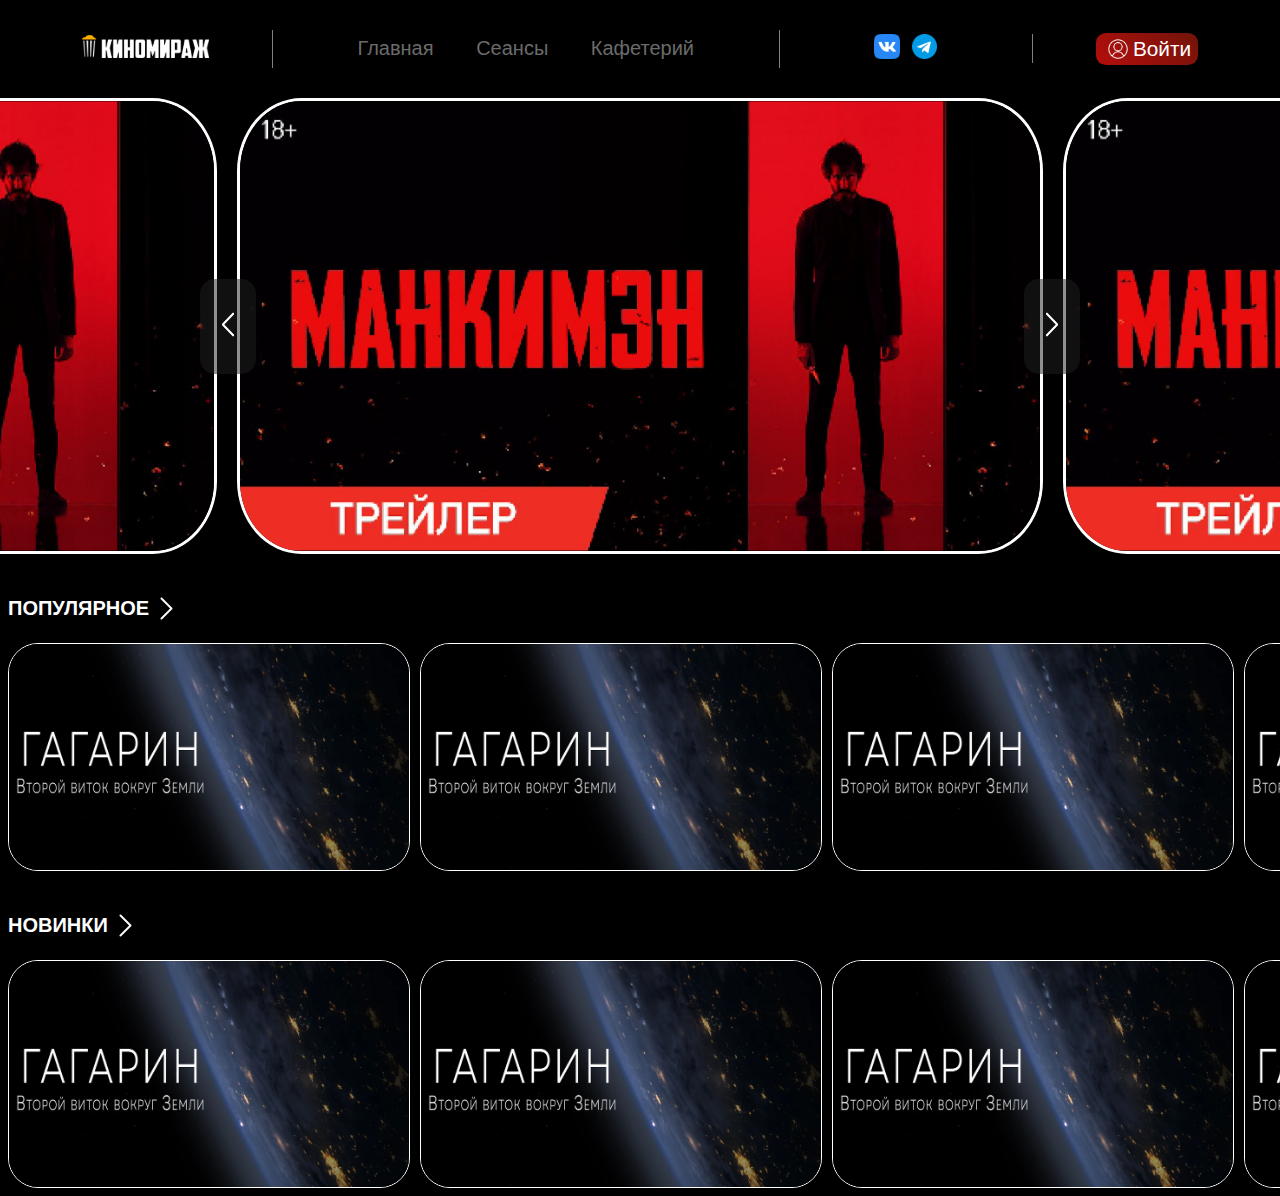
<file: index.html>
<!DOCTYPE html>
<html lang="en">
<head>
    <meta charset="UTF-8">
    <meta name="viewport" content="width=device-width, initial-scale=1.0">
    <title>KINOMIRAZH</title>
    <link rel="stylesheet" href="assets/css/style.css">
    <link rel="stylesheet" href="assets/css/slider.css">
</head>
<body>

<!-- HEADER -->
<header>
    <!-- logo -->
    <div class="header-logo"><img class="header-logo" src="assets/img/kinotextlogo.png" alt=""></div>
    <!-- navigation -->
    <div class="nav">
        <nav>
            <ul class="nav_ul">
                <li><a href=""><button class="nav-button">Главная</button></a></li>
                <li><a href=""><button class="nav-button">Сеансы</button></a></li>
                <li><a href=""><button class="nav-button">Кафетерий</button></a></li>
            </ul>
        </nav>
    </div>
    <!-- socialnet -->
    <div class="socialnet">
        <a href=""><img class="social" src="assets/img/ico/ico-vk.png"></a>
        <a href=""><img class="social" src="assets/img/ico/ico-tg.png"></a>
    </div>
    <!-- personal -->
    <div class="personal">
        <a href=""><button class="personal-button"><div><img src="assets/img/ico/personal-ico.png">Войти</div></button></a>
    </div>
</header>

<!-- SLIDER -->
<div class="slider">
    <div class="slider-line">
        <img class="slider-img" src="assets/img/slider.png" alt="">
        <img class="slider-img" src="assets/img/slider.png" alt="">
        <img class="slider-img" src="assets/img/slider.png" alt="">
        <img class="slider-img" src="assets/img/slider.png" alt="">
        <img class="slider-img" src="assets/img/slider.png" alt="">
    </div>
    <div class="sbl"><button class="slider-button-left"><img class="slider-button" src="assets/img/ico/ico-101.png"></button></div>
    <div class="sbr"><button class="slider-button-right"><img class="slider-button" src="assets/img/ico/ico-100.png"></button></div>
    <script src="assets/js/slider.js"></script>
</div>

<!-- BLOCKS -->

<!-- Контейнер с текстом 'популярное' и картинкой стрелкой. -->
<div class="block">
    <h1 class="popular">ПОПУЛЯРНОЕ</h1>
    <img src="assets/img/ico/ico-100.png" class="arrimg">
</div>

<!-- слайдер с картинками -->
<div class="blockslayder">
    <img src="assets/img/slider-img.webp" class="imgslayd">
    <img src="assets/img/slider-img.webp" class="imgslayd">
    <img src="assets/img/slider-img.webp" class="imgslayd">
    <img src="assets/img/slider-img.webp" class="imgslayd">
    <img src="assets/img/slider-img.webp" class="imgslayd">
</div>
<!-- Контейнер с текстом 'популярное' и картинкой стрелкой. -->
<div class="block">
    <h1 class="popular">НОВИНКИ</h1>
    <img src="assets/img/ico/ico-100.png" class="arrimg">
</div>

    <!-- слайдер с картинками -->
    <div class="blockslayder">
        <img src="assets/img/slider-img.webp" class="imgslayd">
        <img src="assets/img/slider-img.webp" class="imgslayd">
        <img src="assets/img/slider-img.webp" class="imgslayd">
        <img src="assets/img/slider-img.webp" class="imgslayd">
        <img src="assets/img/slider-img.webp" class="imgslayd">
    </div>

</body>
</html>
</file>
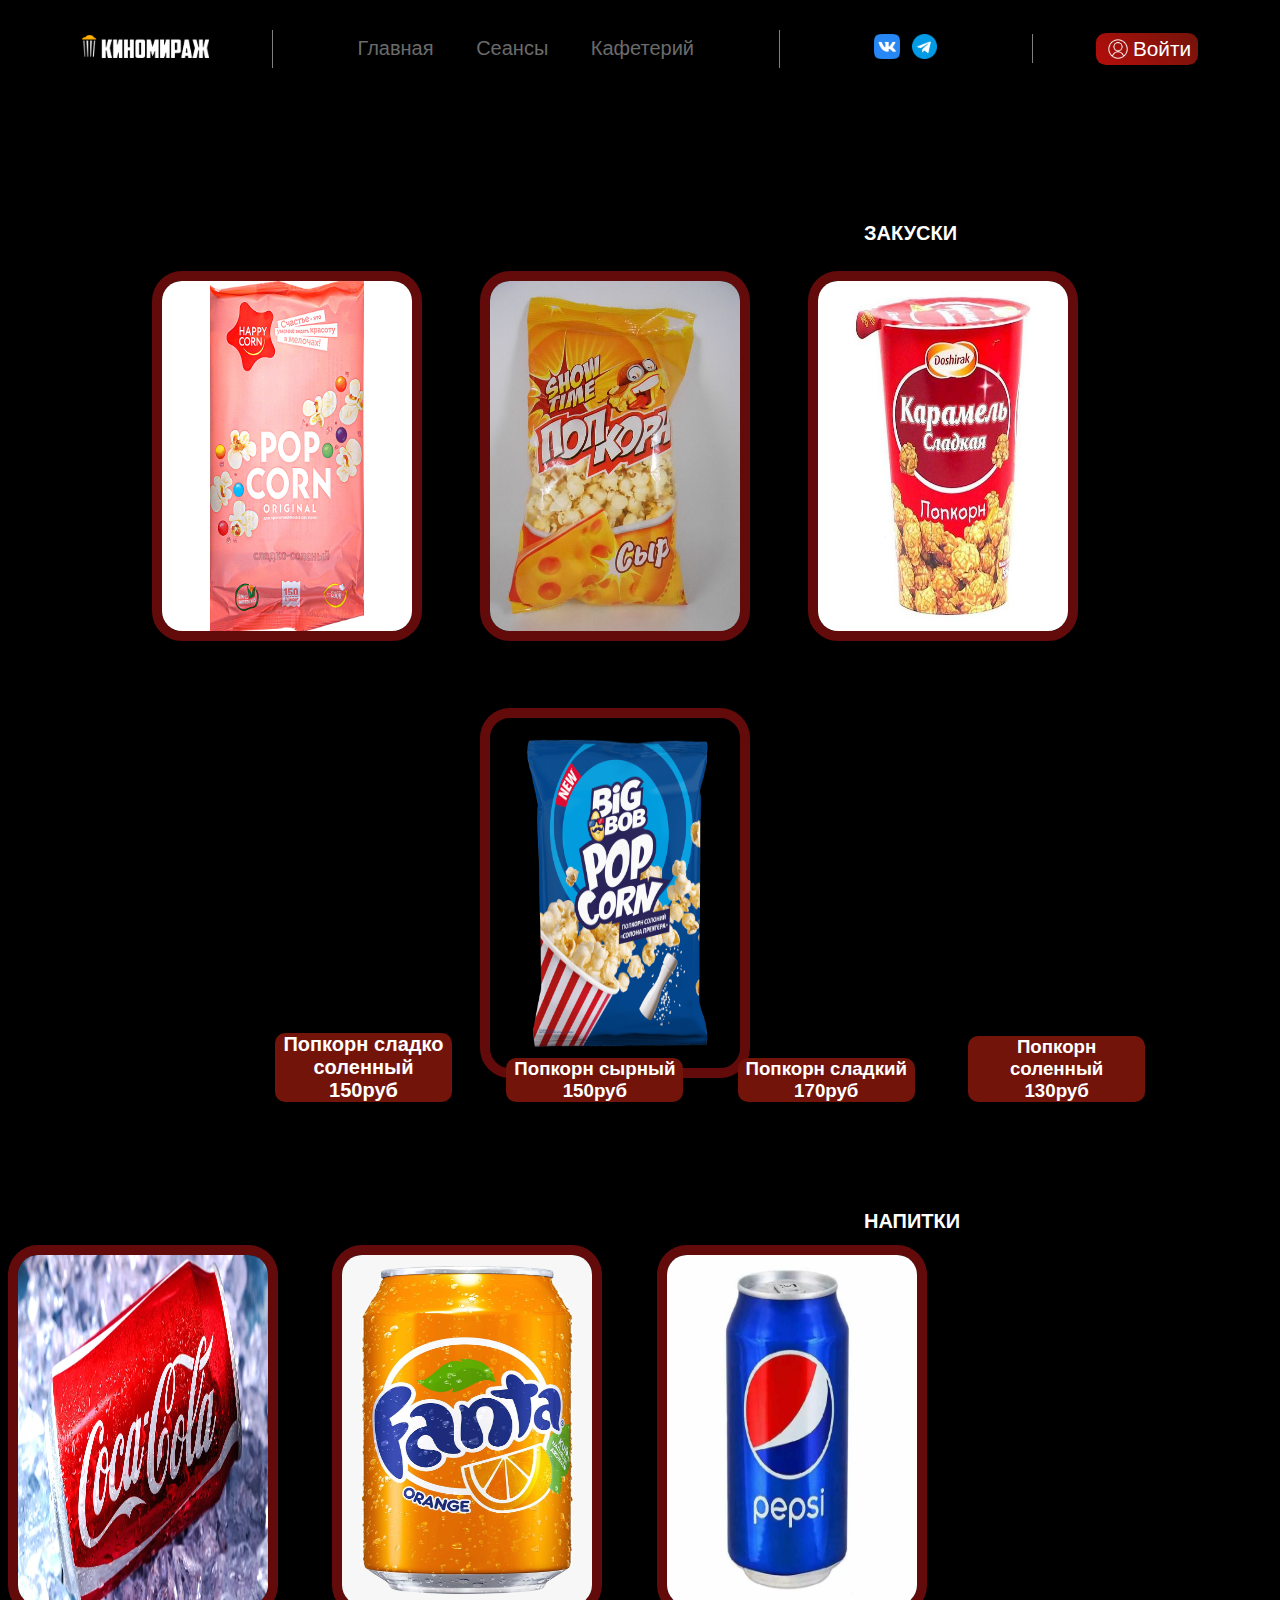
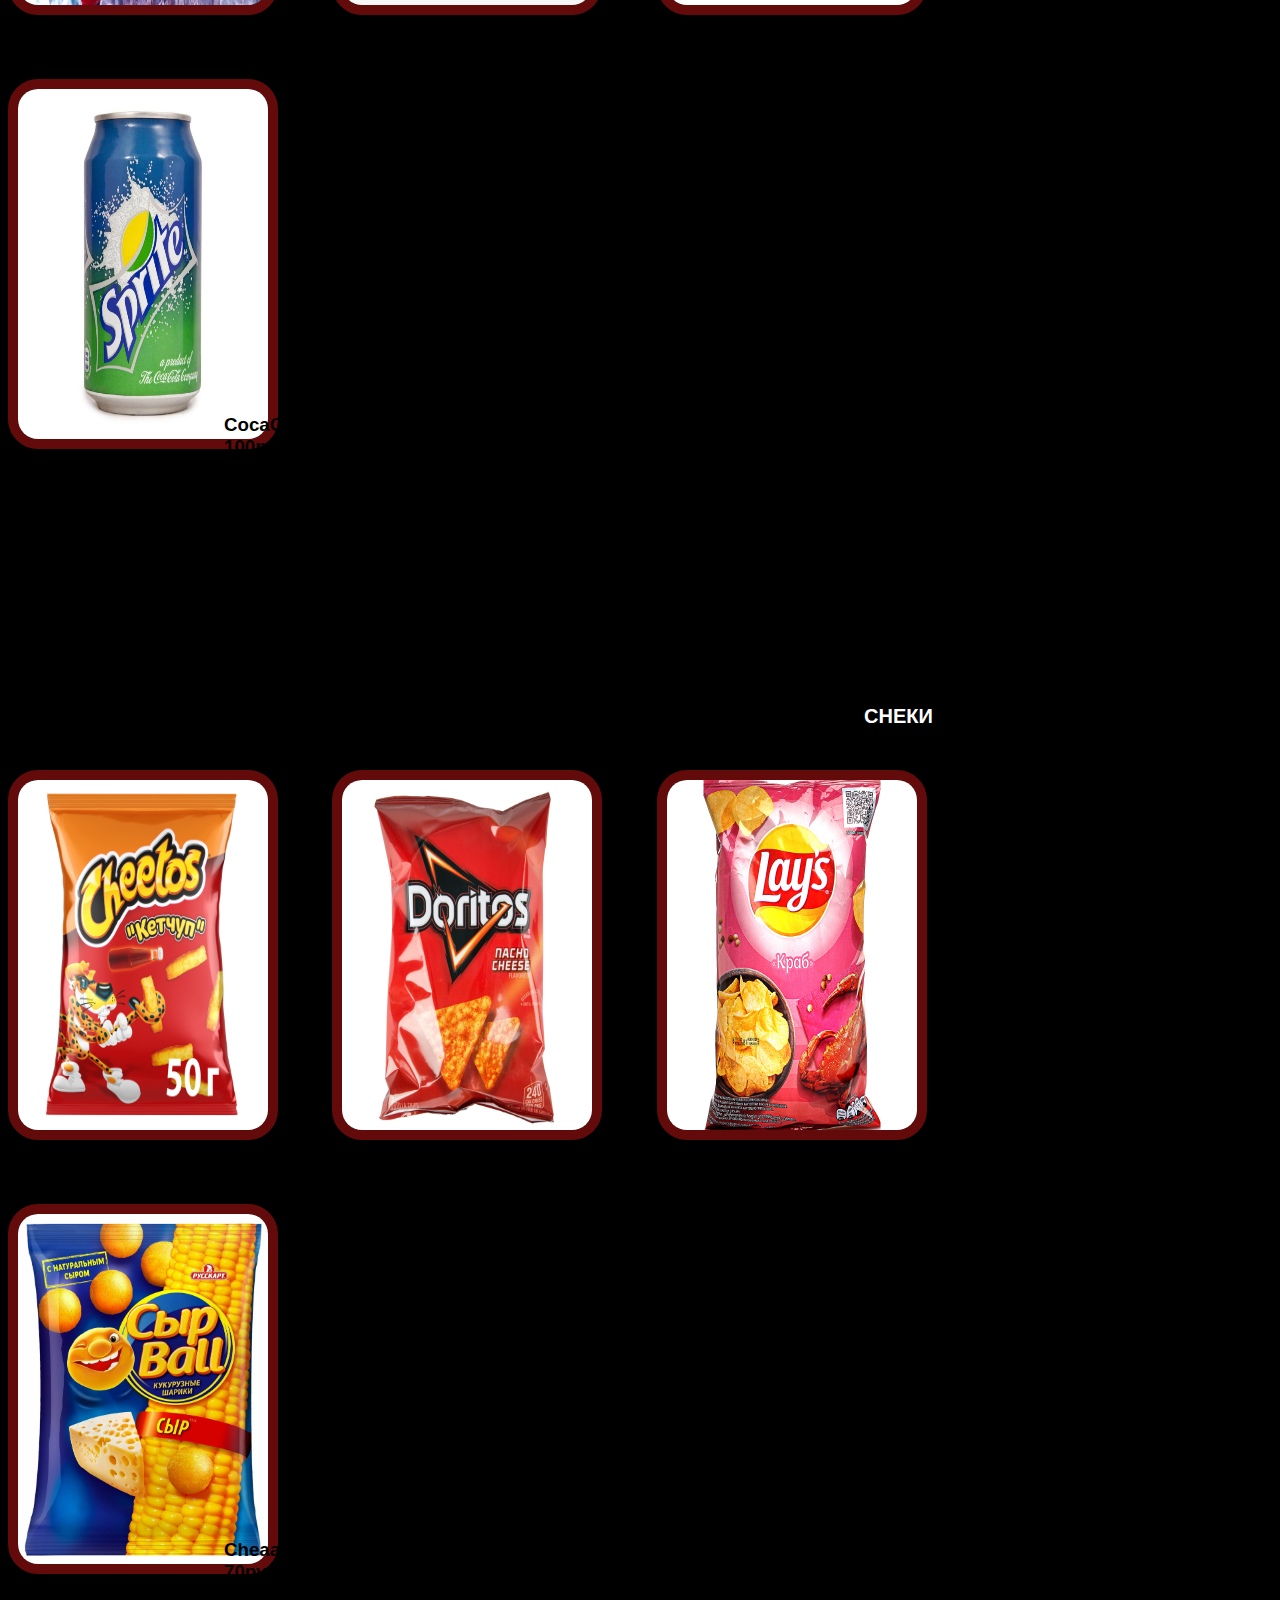
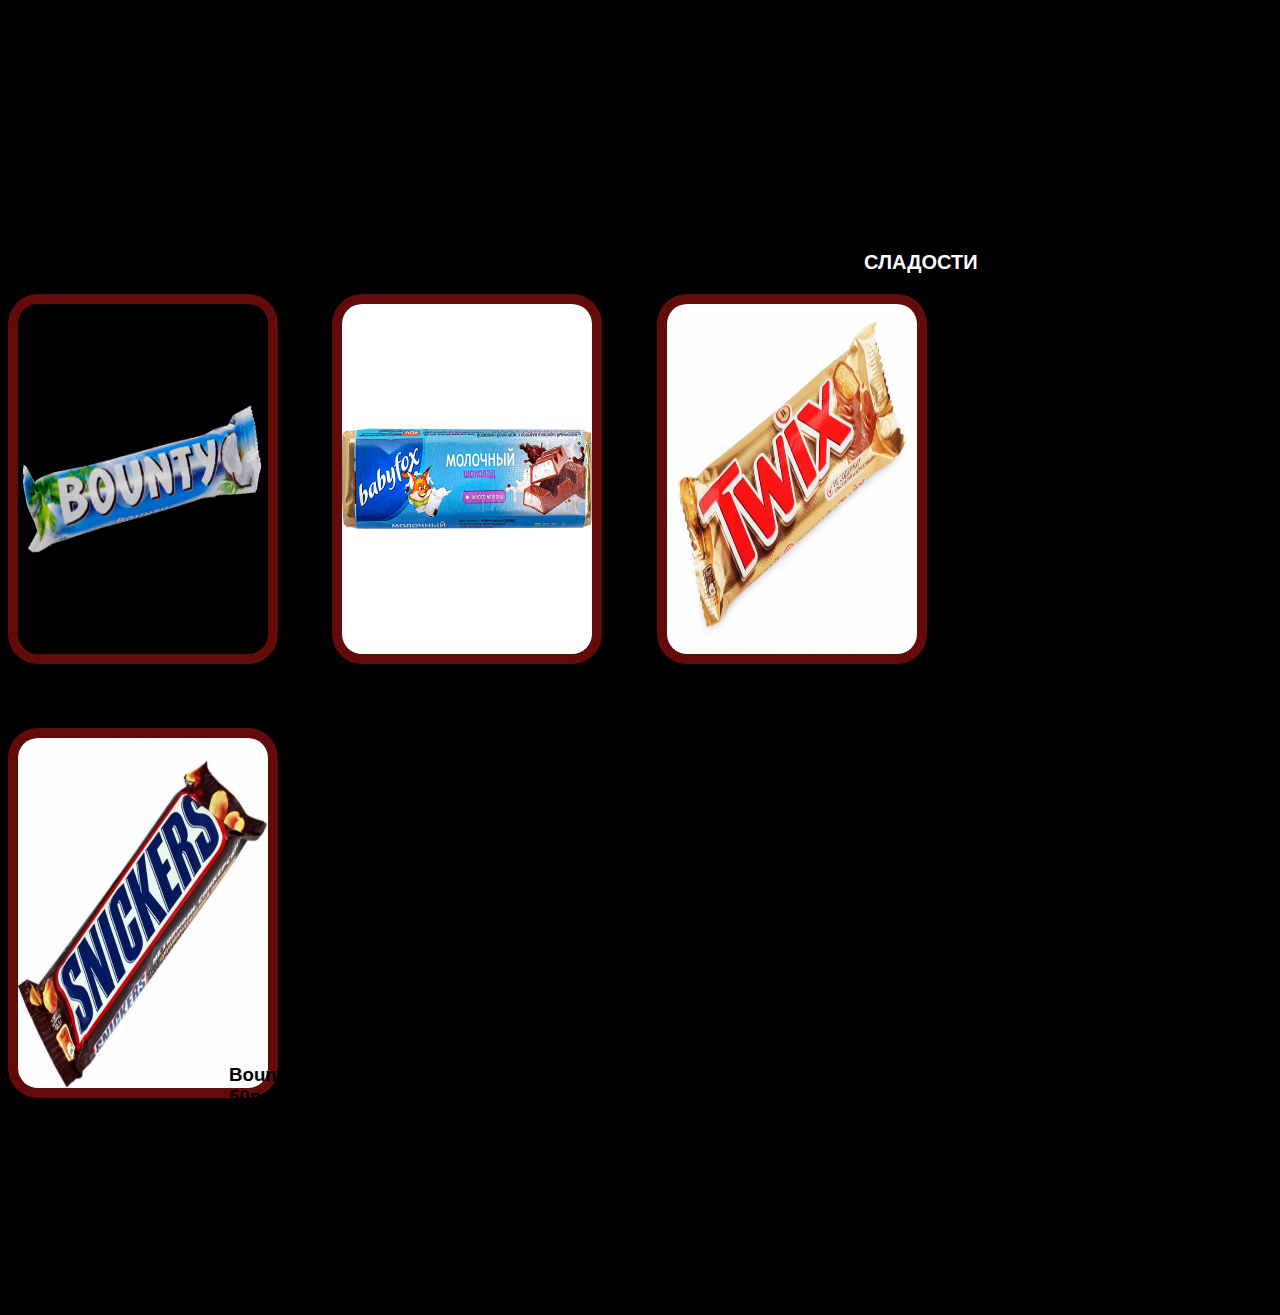
<file: cafepage.html>
<!DOCTYPE html>
<html lang="en">
<head>
    <meta charset="UTF-8">
    <meta name="viewport" content="width=device-width, initial-scale=1.0">
    <title>KINOMIRAZH</title>
    <link rel="stylesheet" href="assets/css/style.css">
    <link rel="stylesheet" href="assets/css/kofi.css">
</head>
<body>

<!-- HEADER -->
<header>
    <!-- logo -->
    <div class="header-logo"><img class="header-logo" src="assets/img/kinotextlogo.png" alt=""></div>
    <!-- navigation -->
    <div class="nav">
        <nav>
            <ul class="nav_ul">
                <li><a href="index.html"><button class="nav-button">Главная</button></a></li>
                <li><a href=""><button class="nav-button">Сеансы</button></a></li>
                <li><a href=""><button class="nav-button">Кафетерий</button></a></li>
            </ul>
        </nav>
    </div>
    <!-- socialnet -->
    <div class="socialnet">
        <a href=""><img class="social" src="assets/img/ico/ico-vk.png"></a>
        <a href=""><img class="social" src="assets/img/ico/ico-tg.png"></a>
    </div>
    <!-- personal -->
    <div class="personal">
        <a href=""><button class="personal-button"><div><img src="assets/img/ico/personal-ico.png">Войти</div></button></a>
    </div>
</header>


<div class="naz">
    <h3 class="naz">ЗАКУСКИ</h3>
</div>
</div>

<div class="kofi">
    <img src="assets/img/product/popkorn1.jpg" class="imgs">
    <img src="assets/img/product/popkorn2.jpg" class="imgs">
    <img src="assets/img/product/popkorn3.jpg" class="imgs">
    <img src="assets/img/product/popkorn4.png" class="imgs">
</div>

<div class="price1">
    <h3 class="nazv1">Попкорн сладко соленный<br> 150руб </h3>
    <h3 class="nazv2">Попкорн сырный<br> 150руб</h3>
    <h3 class="nazv3">Попкорн сладкий <br> 170руб</h3>
    <h3 class="nazv4">Попкорн соленный <br> 130руб</h3>
</div>



<div class="naz2">
    <h3 class="naz2">НАПИТКИ</h3>
</div>
</div>

<div class="kofi2">
    <img src="assets/img/product/cocacola.webp" class="imgs2">
    <img src="assets/img/product/fanta.png" class="imgs2">
    <img src="assets/img/product/pepsi.jpg" class="imgs2">
    <img src="assets/img/product/sprite.jpg" class="imgs2">
</div>

<div class="price2">
    <h3 class="nazv5">CocaCola<br> 100руб </h3>
    <h3 class="nazv6">Fanta<br> 150руб</h3>
    <h3 class="nazv7">Pepsi <br> 170руб</h3>
    <h3 class="nazv8">Sprite <br> 130руб</h3>
</div>




<div class="naz3">
    <h3 class="naz3">СНЕКИ</h3>
</div>
</div>

<div class="kofi3">
    <img src="assets/img/product/cheaatos.jpeg" class="imgs3">
    <img src="assets/img/product/doritos.webp" class="imgs3">
    <img src="assets/img/product/lays.jpg" class="imgs3">
    <img src="assets/img/product/bol.webp" class="imgs3">
</div>

<div class="price3">
    <h3 class="nazv9">Cheaatos<br> 70руб </h3>
    <h3 class="nazv10">Doritos<br> 100руб</h3>
    <h3 class="nazv11">Lays <br> 120руб</h3>
    <h3 class="nazv12">СырBALL <br> 90руб</h3>
</div>




<div class="naz4">
    <h3 class="naz4">СЛАДОСТИ</h3>
</div>
</div>

<div class="kofi4">
    <img src="assets/img/product/bounty.png" class="imgs4">
    <img src="assets/img/product/fox.jpg" class="imgs4">
    <img src="assets/img/product/twix.jpg" class="imgs4">
    <img src="assets/img/product/sneakers.jpg" class="imgs4">
</div>

<div class="price4">
    <h3 class="nazv13">Bounty<br> 50руб </h3>
    <h3 class="nazv14">BabyFox<br> 40руб</h3>
    <h3 class="nazv15">Twix <br> 70руб</h3>
    <h3 class="nazv16">Snickers <br> 80руб</h3>
</div>

</body>
</html>
</file>
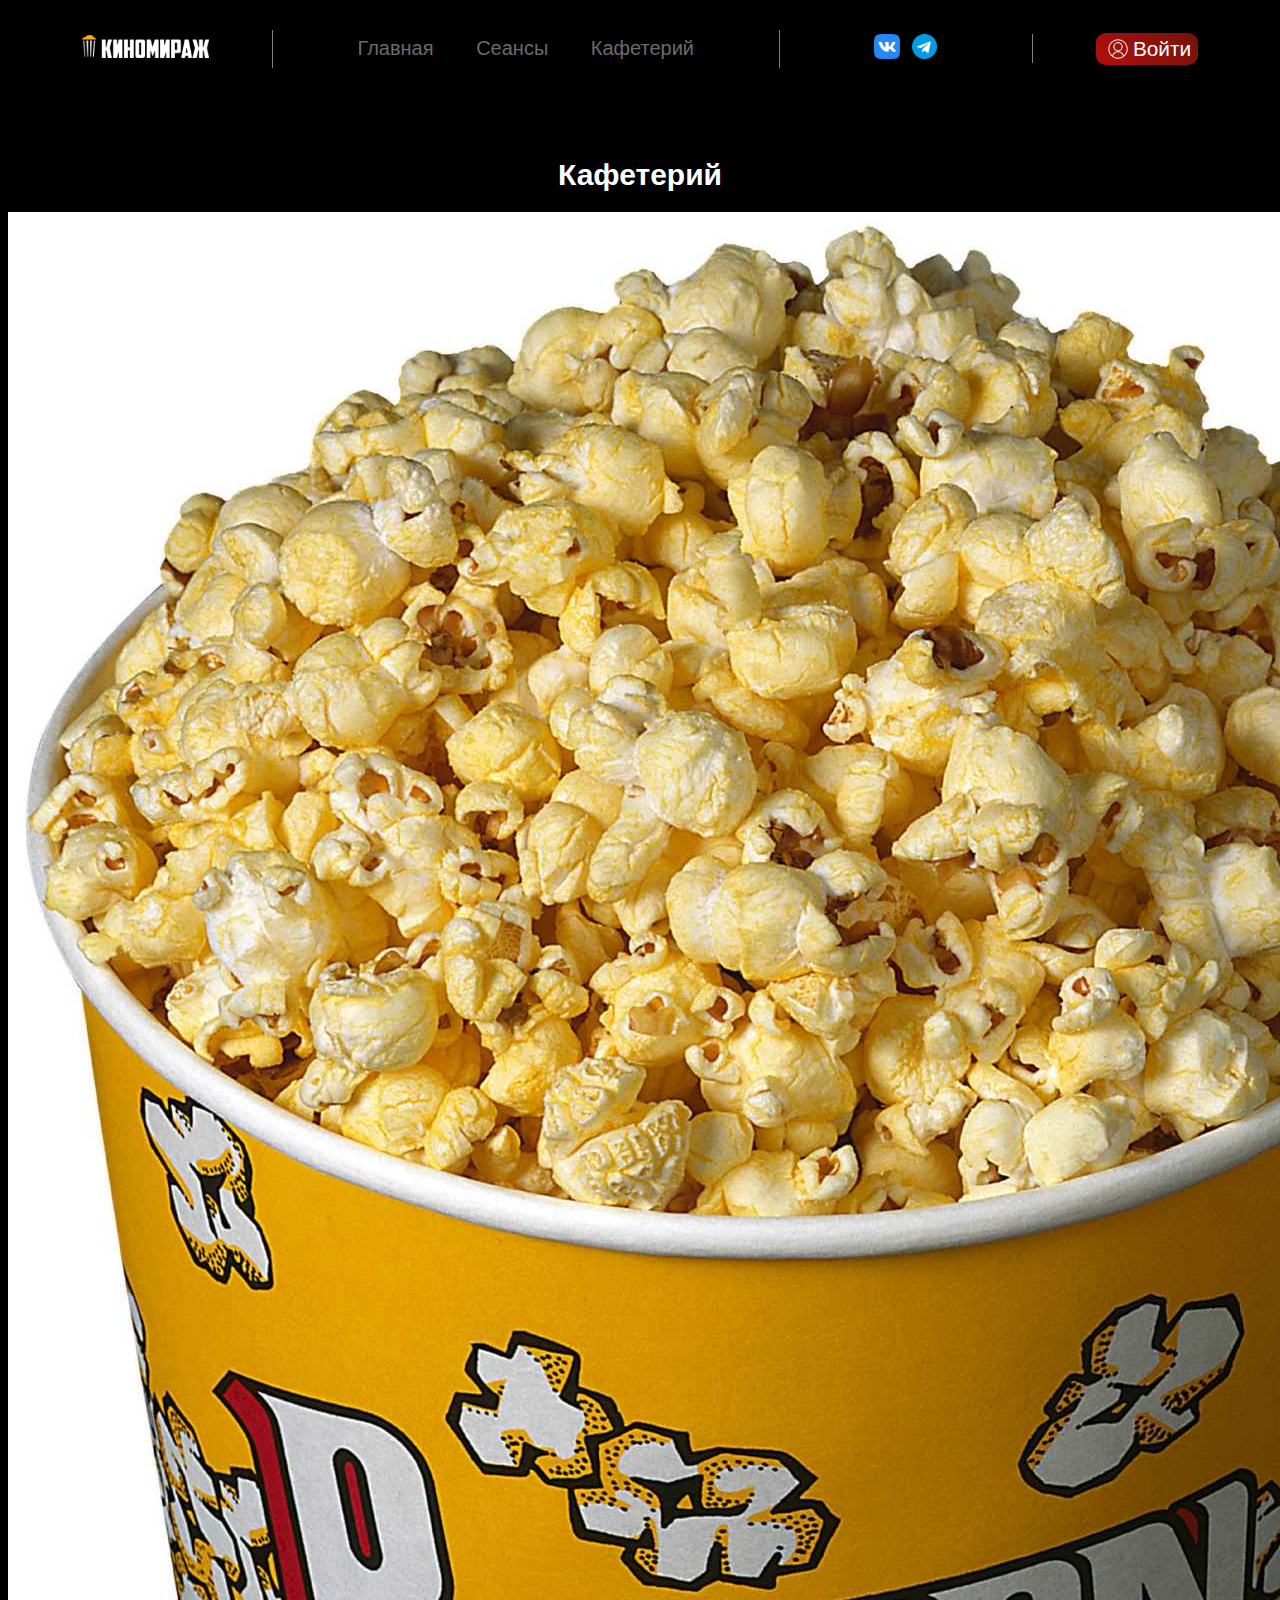
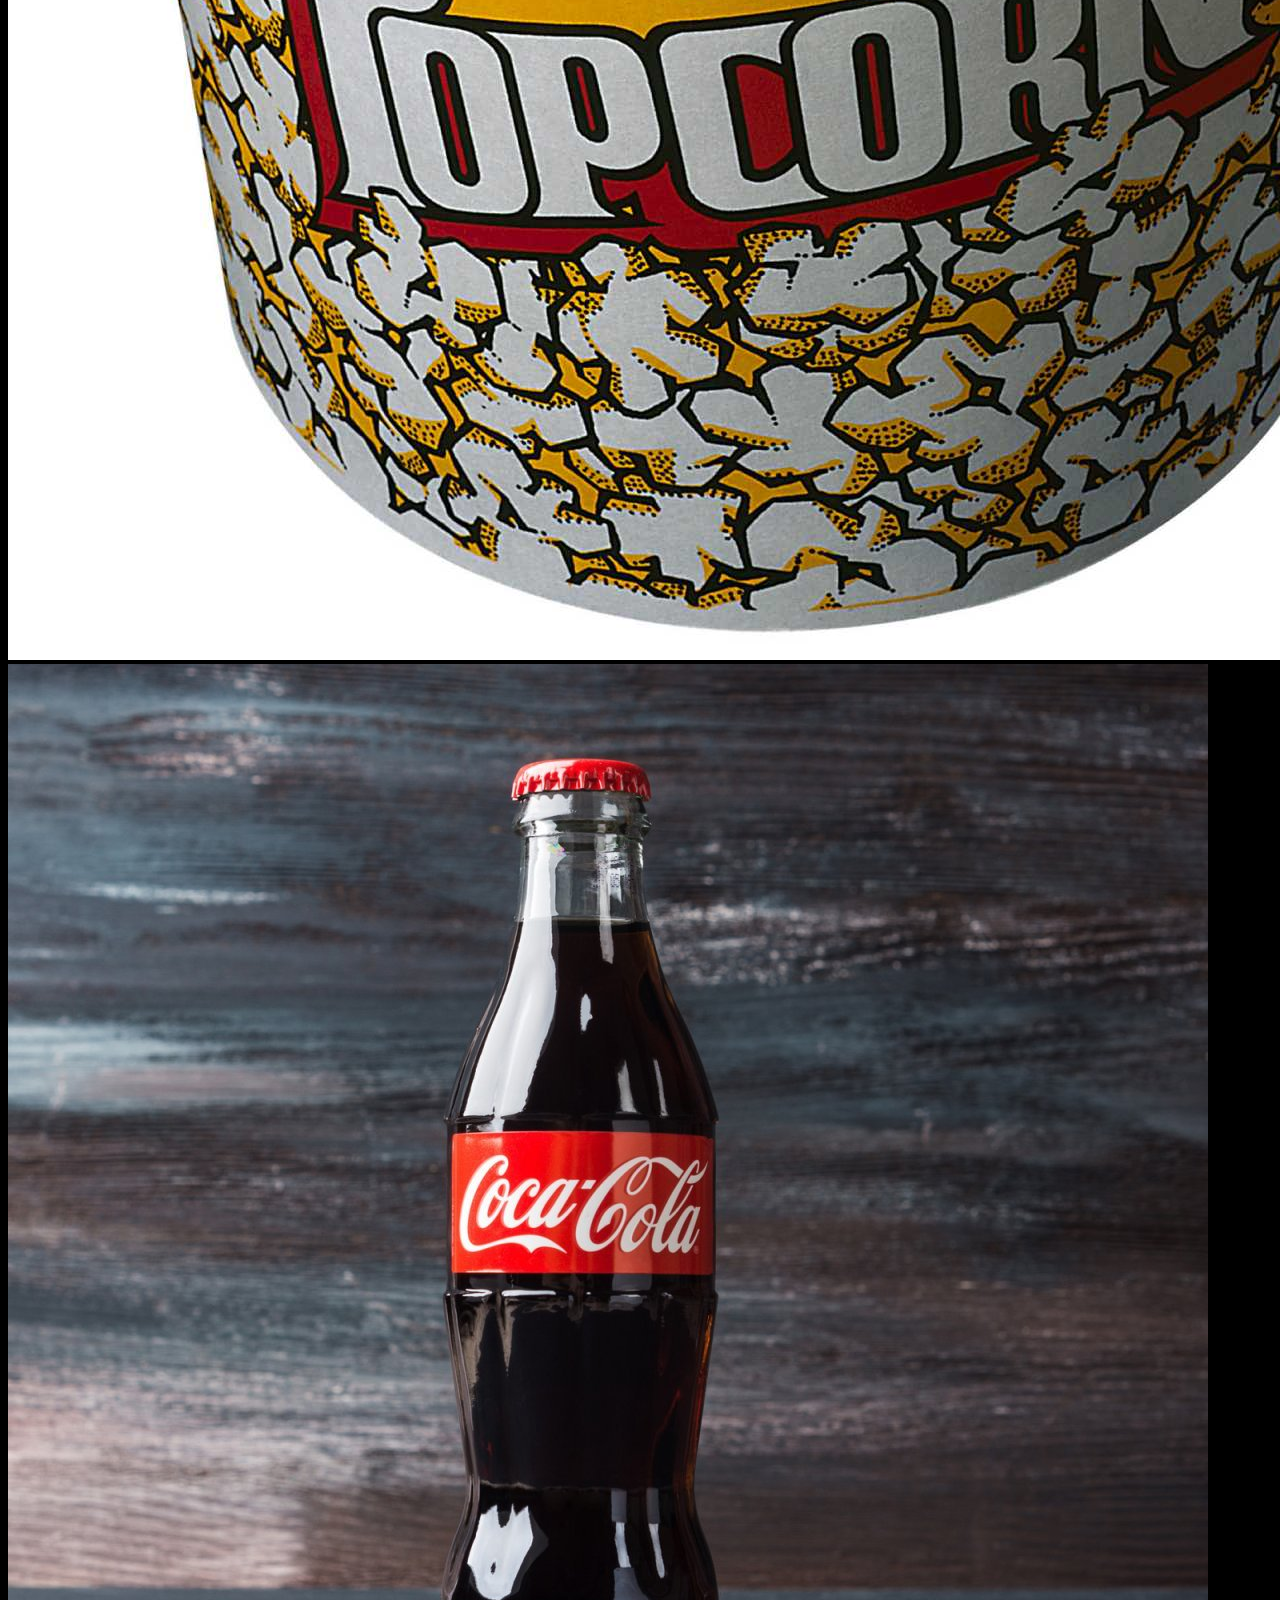
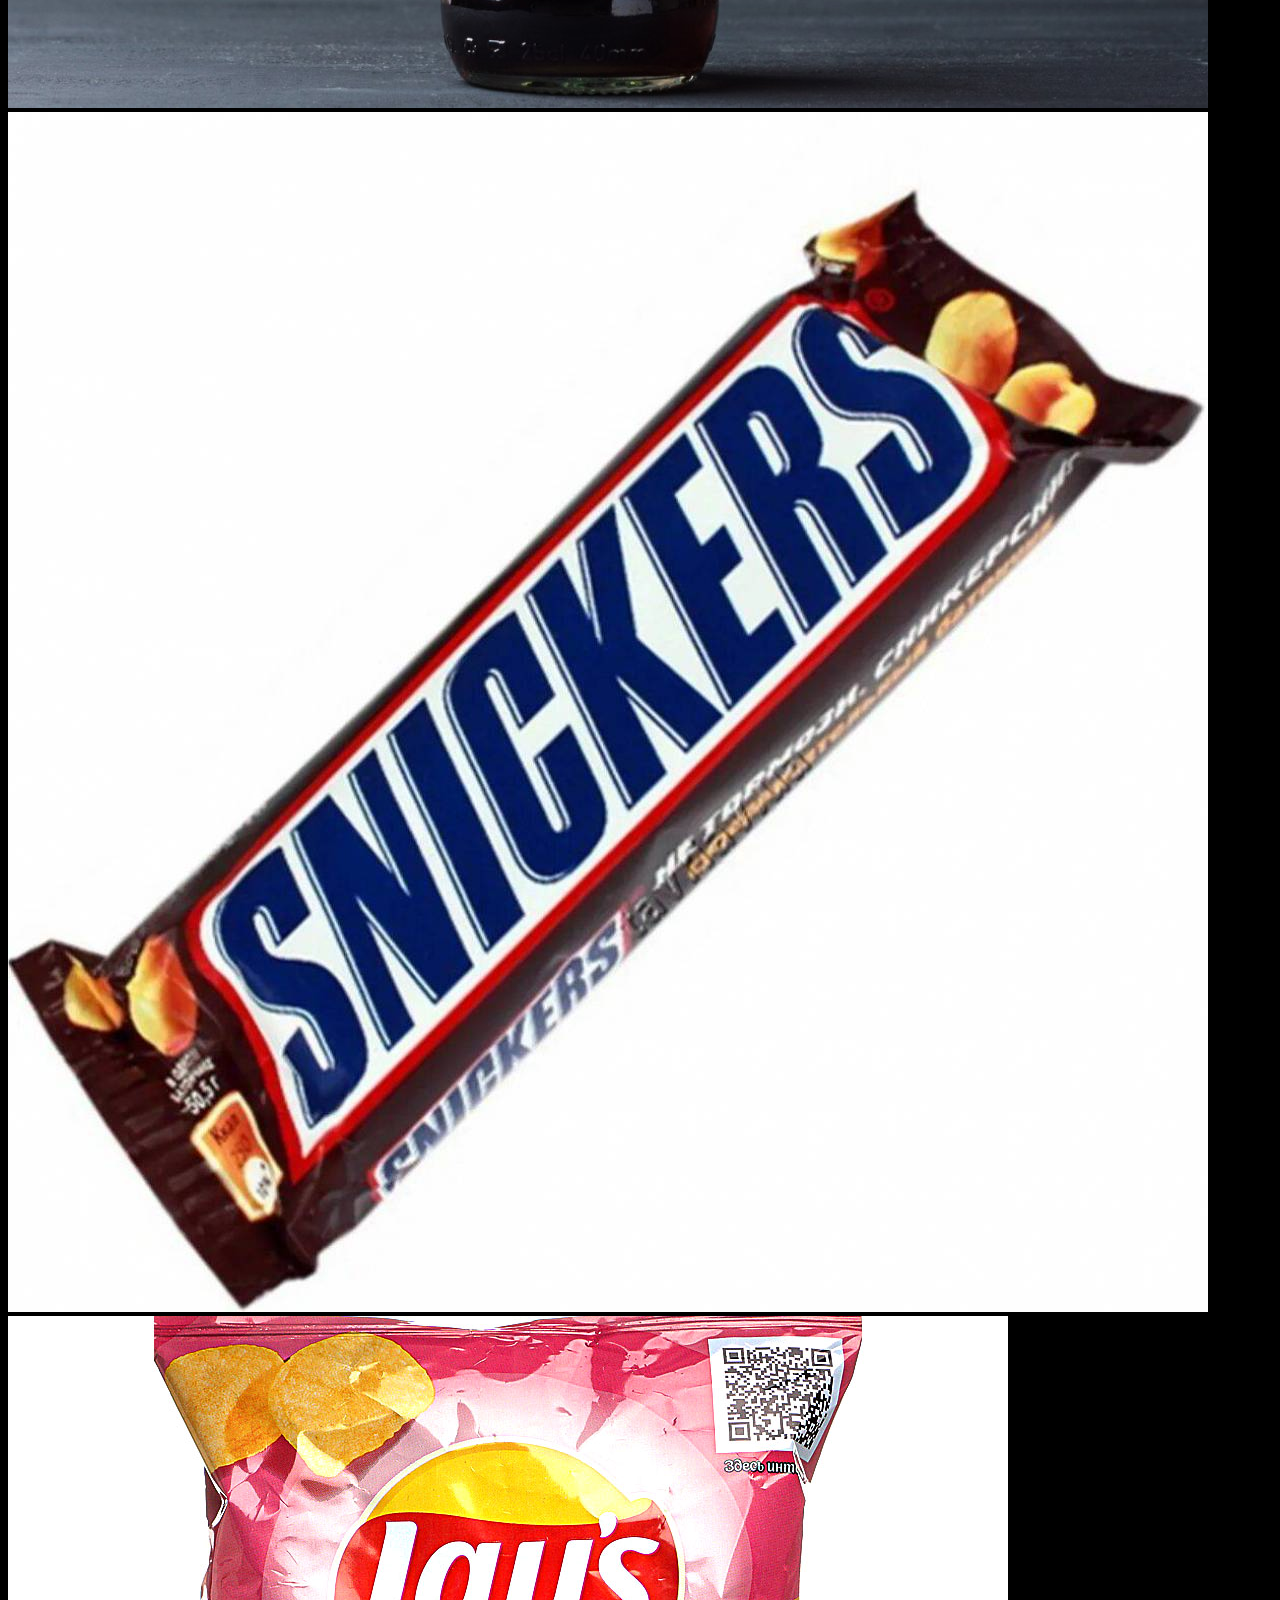
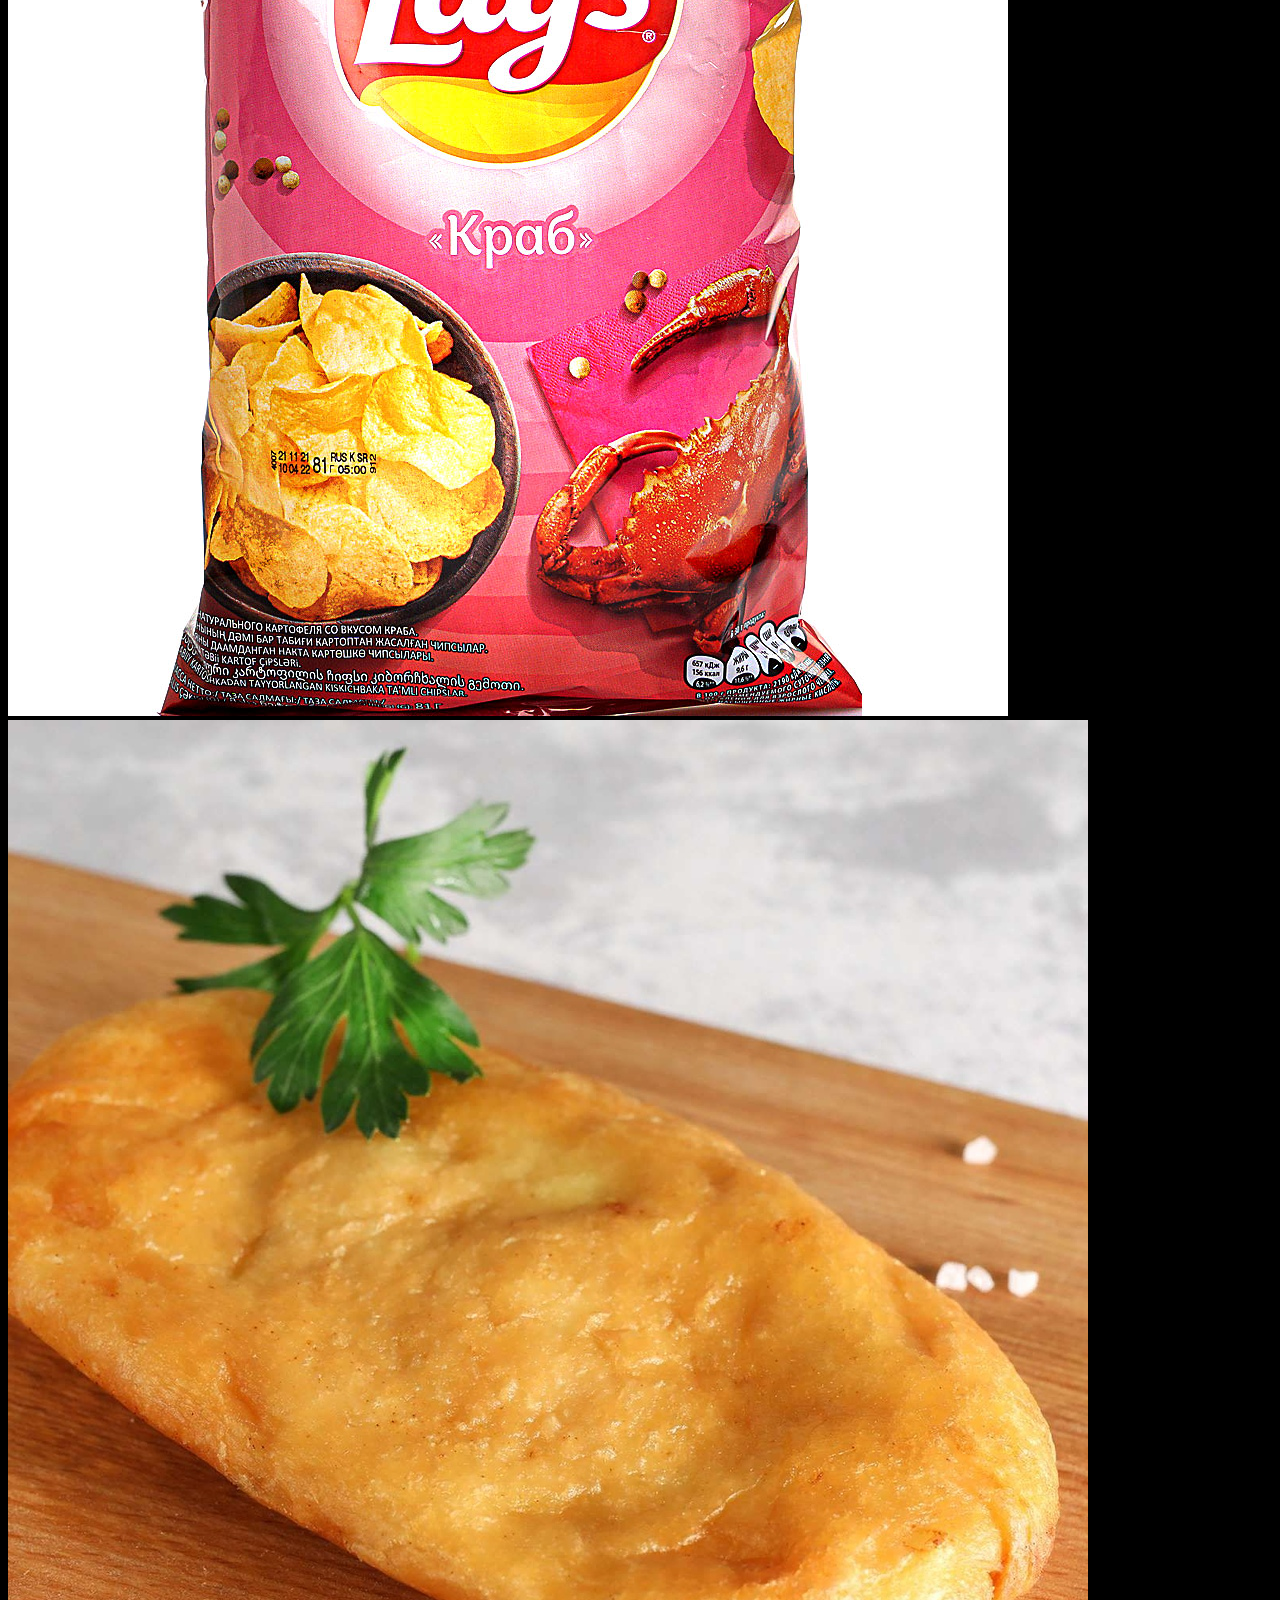
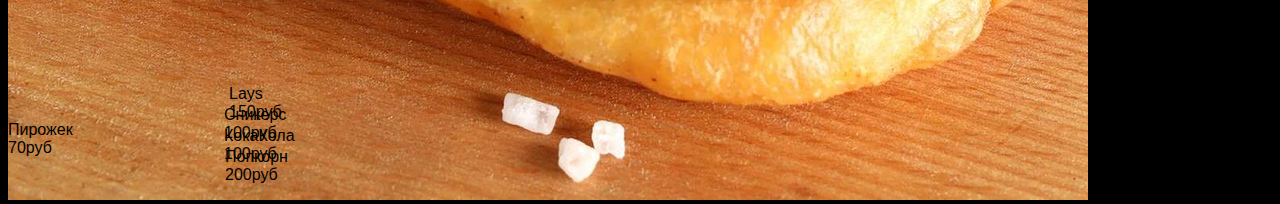
<file: index2.html>
<!DOCTYPE html>
<html lang="en">
<head>
    <meta charset="UTF-8">
    <meta name="viewport" content="width=device-width, initial-scale=1.0">
    <title>KINOMIRAZH</title>
    <link rel="stylesheet" href="assets/css/style.css">
    <link rel="stylesheet" href="assets/css/kofi.css">
</head>
<body>

<!-- HEADER -->
<header>
    <!-- logo -->
    <div class="header-logo"><img class="header-logo" src="assets/img/kinotextlogo.png" alt=""></div>
    <!-- navigation -->
    <div class="nav">
        <nav>
            <ul class="nav_ul">
                <li><a href="index.html"><button class="nav-button">Главная</button></a></li>
                <li><a href=""><button class="nav-button">Сеансы</button></a></li>
                <li><a href=""><button class="nav-button">Кафетерий</button></a></li>
            </ul>
        </nav>
    </div>
    <!-- socialnet -->
    <div class="socialnet">
        <a href=""><img class="social" src="assets/img/ico/ico-vk.png"></a>
        <a href=""><img class="social" src="assets/img/ico/ico-tg.png"></a>
    </div>
    <!-- personal -->
    <div class="personal">
        <a href=""><button class="personal-button"><div><img src="assets/img/ico/personal-ico.png">Войти</div></button></a>
    </div>
</header>

<div class="kofi">
<h1 class="kofi">Кафетерий</h1>
</div>
<div class="category">

    <img src="assets/img/product/popkorn.jpg" class="prods">
    <img src="assets/img/product/colla.jpg" class="prods">
    <img src="assets/img/product/sneakers.jpg" class="prods">
    <img src="assets/img/product/lays.jpg" class="prods">
    <img src="assets/img/product/pirog.jpg" class="prods">
    

</div>
<div class="price">
    <div class="price1">Попкорн <br> 200руб</div>
    <div class="price2">КокаКола <br> 100руб</div>
    <div class="price3">Сникерс <br> 100руб</div>
    <div class="price4">Lays <br> 150руб</div>
    <div class="price5">Пирожек <br> 70руб</div>
</div>

</body>
</html>
</file>
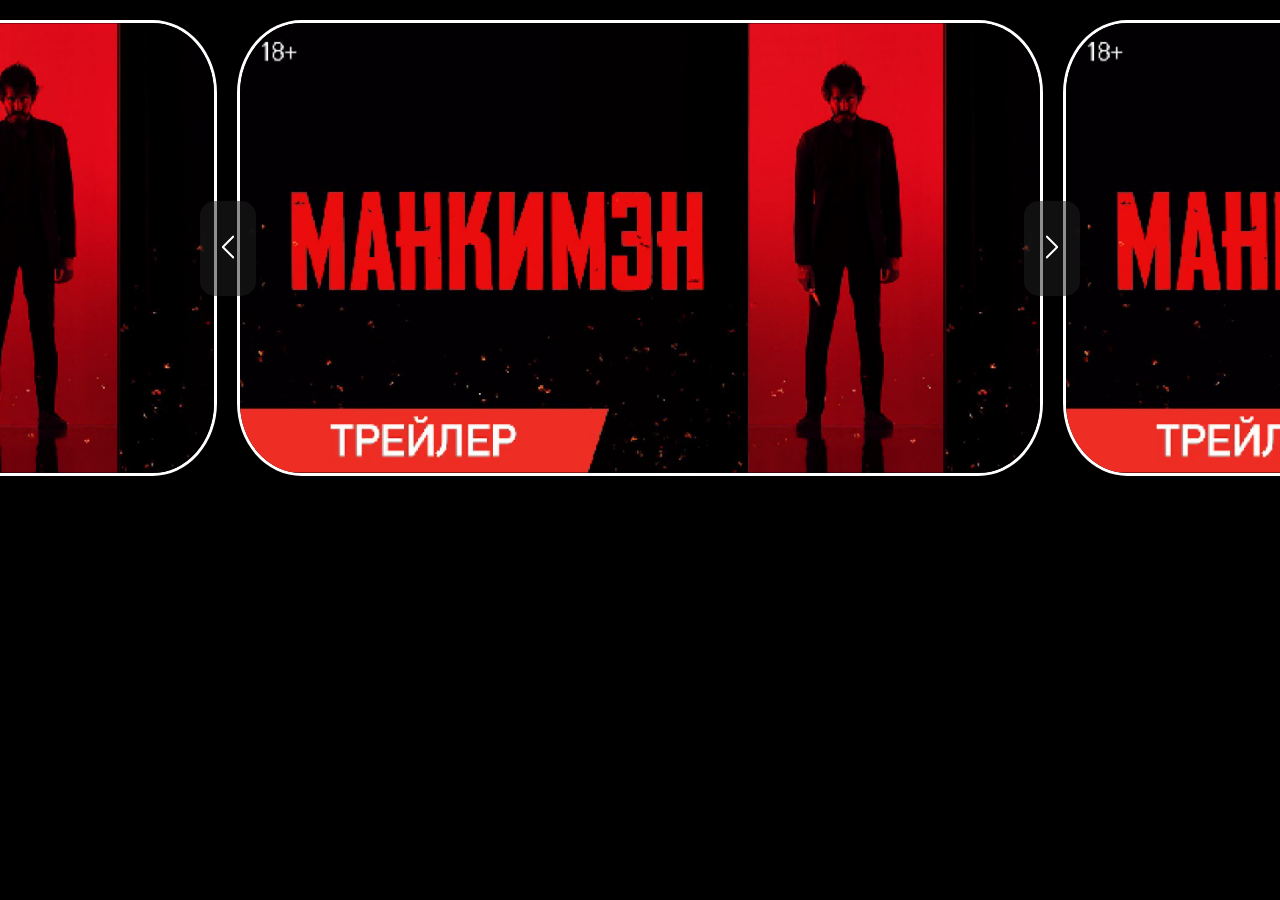
<file: slidertest.html>
<!DOCTYPE html>
<html lang="en">
<head>
    <meta charset="UTF-8">
    <meta name="viewport" content="width=device-width, initial-scale=1.0">
    <title>Document</title>
    <link rel="stylesheet" href="assets/css/slider.css">
</head>
<body style="background-color: black;">
    <div class="slider">
        <div class="slider-line">
            <img class="slider-img" src="assets/img/slider.png" alt="">
            <img class="slider-img" src="assets/img/slider.png" alt="">
            <img class="slider-img" src="assets/img/slider.png" alt="">
            <img class="slider-img" src="assets/img/slider.png" alt="">
            <img class="slider-img" src="assets/img/slider.png" alt="">
        </div>
        <div class="sbl"><button class="slider-button-left"><img class="slider-button" src="assets/img/ico/ico-101.png"></button></div>
        <div class="sbr"><button class="slider-button-right"><img class="slider-button" src="assets/img/ico/ico-100.png"></button></div>
        <script src="assets/js/slider.js"></script>
    </div>
    
</body>
</html>
</file>
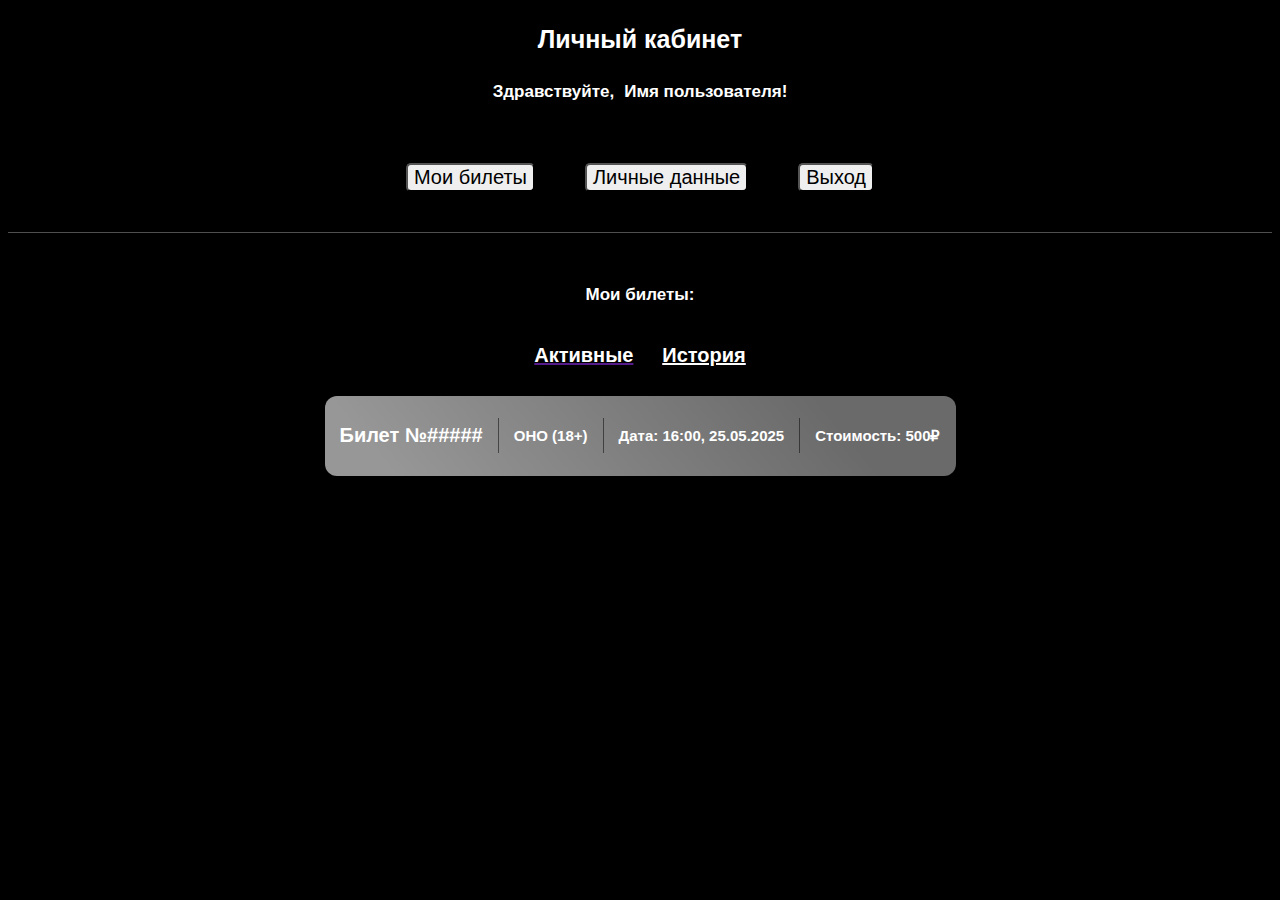
<file: lk/lk-history.html>
<!DOCTYPE html>
<html lang="en">
<head>
    <meta charset="UTF-8">
    <meta name="viewport" content="width=device-width, initial-scale=1.0">
    <title>lk-tickets</title>
    <link rel="stylesheet" href="lk.css">
</head>
<body>

    <!-- ТЕКСТ ЛК И ПРИВЕТСТВИЕ ПОЛЬЗОВАТЕЛЯ -->
    <h1 class="txtlk">Личный кабинет</h1>
        <div class="names">
            <h1 class="zdrav">Здравствуйте, </h1>
            <h1 class="namepers">Имя пользователя!</h1>
        </div>
        
    <!-- КНОПКИ В ЛК -->
<div class="cont-but-bil">
    <div class="block-buttons">
        <a href=""><button class="pers-button">Мои билеты</button></a>
        <a href=""><button class="pers-button">Личные данные</button></a>
        <a href=""><button class="pers-button">Выход</button></a>
    </div>  
    <!-- СЕРАЯ ЛИНИЯ ДЛЯ РАЗДЕЛЕНИЯ -->
    <div class="border"></div>
    <!-- СТРАНИЦА БИЛЕТОВ -->
        <div class="bilets">
    <h1 class="zdrav">Мои билеты:</h1>
            <div class="activehistory">
                <a href=""><h1 class="but-activ2">Активные</h1></a>
                <h1 class="but-activ">/</h1>
                <a href=""><h1 class="but-activ1">История</h1></a>
            </div>
        </div>
    </div>
    <!-- САМ БИЛЕТ -->
    <div class="tickcont">
        <!-- 1 БИЛЕТ -->
        <div class="tickets-history">
            <h1 class="nametickets-h">Билет №#####</h1>
               <div class="border-history"></div>
            <h1 class="optionsticket">ОНО (18+)</h1>
            <div class="border-history"></div>
            <h1 class="optionsticket">Дата: 16:00, 25.05.2025</h1>
            <div class="border-history"></div>
            <h1 class="optionsticket">Стоимость: 500₽</h1>
        </div>
 
    </div>

</body>
</html>
</file>
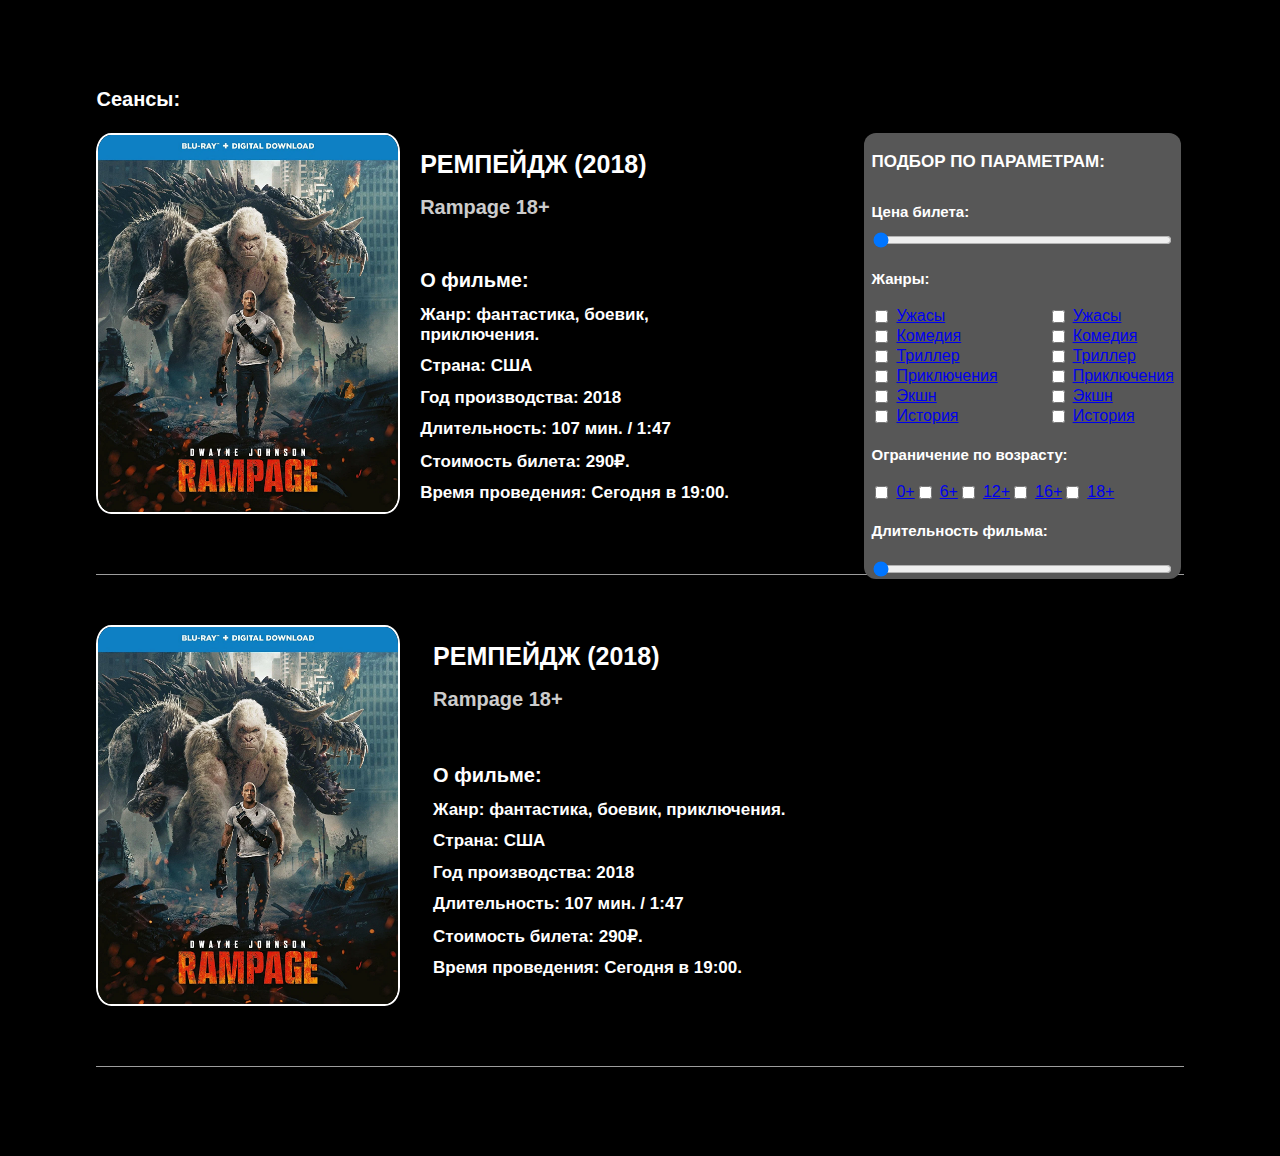
<file: seans/seans.html>
<!DOCTYPE html>
<html lang="en">
<head>
    <meta charset="UTF-8">
    <meta name="viewport" content="width=device-width, initial-scale=1.0">
    <title>seans</title>
    <link rel="stylesheet" href="./seans.css">
</head>
<body>

<div class="cont">
    <div class="block">
        <h1 class="seans">Сеансы:</h1>
    </div>

<div class="contfilms">
  <div class="lpl">
  <!-- 1 ФИЛЬМ -->
  <div class="kart">
    <img src="oblozhka.jpg" class="img">
    <div class="block">
      <h1 class="titlefilm">РЕМПЕЙДЖ (2018)</h1>
      <h1 class="engtitle">Rampage 18+</h1>
      <h1 class="opisanie">O фильме:</h1>
      <h1 class="ofilme">Жанр: фантастика, боевик, приключения.</h1>
      <h1 class="ofilme">Страна: США</h1>
      <h1 class="ofilme">Год производства: 2018</h1>
      <h1 class="ofilme">Длительность: 107 мин. / 1:47</h1>
      <h1 class="ofilme">Стоимость билета: 290₽.</h1>
      <h1 class="ofilme">Время проведения: Сегодня в 19:00.</h1>
    </div>
  </div>

<div class="filter">
<h1 class="podbor">ПОДБОР ПО ПАРАМЕТРАМ:</h1>

<div class="cenap">
  <h1 class="vvv">Цена билета:</h1>
  <input type='range' value='1' min='1' max='100' step='1'>
</div>

<h1 class="vvv">Жанры:</h1>

<div class="xxx">
  <div class="dir">
<div class="gal">
<input type="checkbox" value="0">
<label class="sort"><a href="#">Ужасы</a></label>
</div>

<div class="gal">
  <input type="checkbox" value="0">
  <label class="sort"><a href="#">Комедия</a></label>
  </div>
  
<div class="gal">
  <input type="checkbox" value="0">
  <label class="sort"><a href="#">Триллер</a></label>
  </div>

<div class="gal">
  <input type="checkbox" value="0">
  <label class="sort"><a href="#">Приключения</a></label>
  </div>

<div class="gal">
  <input type="checkbox" value="0">
  <label class="sort"><a href="#">Экшн</a></label>
  </div>

<div class="gal">
  <input type="checkbox" value="0">
  <label class="sort"><a href="#">История</a></label>
  </div>
</div>




<div class="dir">
  <div class="gal">
    <input type="checkbox" value="0">
    <label class="sort"><a href="#">Ужасы</a></label>
    </div>
    
    <div class="gal">
      <input type="checkbox" value="0">
      <label class="sort"><a href="#">Комедия</a></label>
      </div>
      
    <div class="gal">
      <input type="checkbox" value="0">
      <label class="sort"><a href="#">Триллер</a></label>
      </div>
    
    <div class="gal">
      <input type="checkbox" value="0">
      <label class="sort"><a href="#">Приключения</a></label>
      </div>
    
    <div class="gal">
      <input type="checkbox" value="0">
      <label class="sort"><a href="#">Экшн</a></label>
      </div>
    
    <div class="gal">
      <input type="checkbox" value="0">
      <label class="sort"><a href="#">История</a></label>
      </div>
    </div>
</div>
<h1 class="vvv">Ограничение по возрасту:</h1>
<div class="age">
  <div class="gal">
    <input type="checkbox" value="0">
    <label class="sort"><a href="#">0+</a></label>
    </div>

    <div class="gal">
      <input type="checkbox" value="0">
      <label class="sort"><a href="#">6+</a></label>
      </div>

      <div class="gal">
        <input type="checkbox" value="0">
        <label class="sort"><a href="#">12+</a></label>
        </div>

        <div class="gal">
          <input type="checkbox" value="0">
          <label class="sort"><a href="#">16+</a></label>
          </div>

          <div class="gal">
            <input type="checkbox" value="0">
            <label class="sort"><a href="#">18+</a></label>
            </div>
</div>
<h1 class="vvv">Длительность фильма:</h1>
<input type='range' value='1' min='1' max='100' step='1'>






</div>
</div>

  <div class="border"></div>












<!-- 2 ФИЛЬМ -->
  <div class="kart">
    <img src="oblozhka.jpg" class="img">
    <div class="block">
      <h1 class="titlefilm">РЕМПЕЙДЖ (2018)</h1>
      <h1 class="engtitle">Rampage 18+</h1>
      <h1 class="opisanie">O фильме:</h1>
      <h1 class="ofilme">Жанр: фантастика, боевик, приключения.</h1>
      <h1 class="ofilme">Страна: США</h1>
      <h1 class="ofilme">Год производства: 2018</h1>
      <h1 class="ofilme">Длительность: 107 мин. / 1:47</h1>
      <h1 class="ofilme">Стоимость билета: 290₽.</h1>
      <h1 class="ofilme">Время проведения: Сегодня в 19:00.</h1>
    </div>
  </div>
  <div class="border">
  </div>
</div>
</body>
</html>
</file>
<file: assets/css/style.css>
body {
    background-color: black;
    font-family: 'Open Sans', sans-serif;
}
/* HEADER */
header {
    display: flex;
    flex-direction: row;
    justify-content: center;
    align-items: center;
    margin-block: 30px;
}

div.header-logo {
    width: 10%;
    padding-inline: 5%;
}

img.header-logo {
    width: 100%;
}

.nav_ul {
    list-style-type: none;
    display: flex;
    flex-direction: row;
    justify-content: space-around;
    align-items: center;
    padding-inline-start: 0;
    margin-block: 0;
}

div.nav {
    width: 30%;
    padding-inline: 5%;
    padding-block: 0.5%;
    border-inline: 1px solid gray;
}

.nav-button {
    color: rgb(107, 107, 107);
    font-size: 20px; 
    border-style: none;
    background: none;
    cursor: pointer;
}

.nav-button:hover {
    color: rgb(255, 255, 255);
}

div.socialnet {
    display: flex;
    justify-content: center;
    align-items: center;
    width: 10%;
    padding-inline: 5%;
    border-inline-end: 1px solid gray;
}

.socialnet a {
    width: 20%;
    margin-block: 0;
    margin-inline: 5%;
}

img.social {
    width: 100%;
}

div.personal {
    width: 8%;
    padding-inline: 5%; 
}

div.personal a {
    text-decoration: none;
}

a button.personal-button {
    display: flex;
    flex-direction: row;
    align-items: center;
}

.personal-button {
    background: linear-gradient(45deg, #B50E0B, #72140A); 
    border-radius: 10% / 30%;
    color:white;
    border: none;
    cursor: pointer;
    width: 100%;
    height: 100%;
    font-size: 130%;
}

button.personal-button div {
    display: flex;
    justify-content: space-evenly;
    align-items: center;
}

.personal-button img {
    width: 25%;
    margin: 4%;
}

/* BLOCKS */

.block {
    display: flex;
    align-items: center;
    margin-top: 30px;
}
    
.popular {
    color: white;
    font-size: 20px;
    margin-right: 5px;
}
    
.arrimg {
    width: 25px;
}
    
.blockslayder {
    display: flex;
    flex-direction: row;
    flex-wrap: nowrap;
    justify-content: flex-start;
    
}

.imgslayd {
    width: 400px;
    margin-top: 10px;
    border-radius: 30px;
    border: 1px solid white;
    margin-right: 10px;
}

/* CSS К ПОДВАЛУ: */
.pvp {
    width: 250px;
    }
    
    .cont {
    display: flex;
    margin-top: 50px;
    flex-direction: row;
    justify-content: space-between;
    }
    
    .zagalovki {
    color: white;
    font-size: 13px;
    }
    
    .textpodzag {
     color: white;
    font-size: 7px;
    opacity: 80%;
    }
    
    .alfa {
    width: 100px;
    }
    
    .mega {
    display: flex;
    flex-direction: row;
    }
    
    .sss {
    max-width: 1280px;
    margin: auto;
    
    }
    
    .flexcont {
    display: flex;
    justify-content: space-between;
    
    }
    
    .ras {
    display: flex;
    justify-content: space-between;
    align-items: flex-start;
    }
    
    .contbezlogo {
    margin-top: 3%;
    }
</file>
<file: assets/css/slider.css>
.slider-line {
    margin-block: 20px;
    display: flex;
    flex-direction: row;
    align-items: center;
    justify-content: center;
    position: relative;
    left: 0;
    transition: 1s;
}

.slider-img {
    margin-inline: 10px;
    border: solid rgb(255, 255, 255);
    border-radius: 8% / 16%;
    width: 800px;
    height: 450px;
    min-width: 800px;
    min-height: 450px;
}

.sbl {
    position: absolute;
    left: 200px;
}

button.slider-button-left {
    position: relative;
    top: calc((-20px) + (-228px) + (-47px));
    background-color: rgba(32, 32, 32, 0.5);
    border: none;
    border-radius: 15px;
    width: 56px;
    height: 95px;
    cursor: pointer;
}

button.slider-button-left:active {
    background-color: rgba(151, 151, 151, 0.5);
}

.sbr {
    position: absolute;
    right: 200px;
}

button.slider-button-right {
    position: relative;
    top: calc((-20px) + (-228px) + (-47px));
    background-color: rgba(32, 32, 32, 0.5);
    border: none;
    border-radius: 15px;
    width: 56px;
    height: 95px;
    cursor: pointer;
}

button.slider-button-right:active {
    background-color: rgba(151, 151, 151, 0.5);
}

img.slider-button {
    width: 60%;
}
</file>
<file: assets/css/kofi.css>
/* kafeteryu */

.imgs, .imgs2, .imgs3, .imgs4{
  width: 250px;
  height: 350px;
  margin-top: 60px;
  border-radius: 30px;
  border: 10px solid rgb(99, 11, 11);
  margin-right: 50px;
  flex-shrink: 100;
}

.kofi {
  color: white;
  font-size: 30px;
  text-align: center;
  margin-top: 90px;
  width: 100%;
}

/* первый блок */
.price1 {
  margin-left: 217px;
  margin-top: -56px;
}


.nazv1  {
  margin-top: 4px;
  margin-left: 50px;
  border: none;
  font-size: 20px;
  color: white;
  background:  #72140A;
  border-radius: 10px;
  text-align: center;
  width: 16.9%;
 display: inline-block;
}


.naz {
  color: white;
  font-size: 20px;
  right: -428px;
  top: 62px;
 position: relative;
 width: 0%;
}




/* второй блок */
.price2 {
  margin-left: 216px;
  margin-top: -57px;
}

.nazv2 {
  margin-top: 5px;
  margin-left: 50px;
  border: none;
  color: white;
  background: #72140A;
  border-radius: 10px;
  text-align: center;
  width: 16.9%;
 display: inline-block;
}


.naz2 {
  color: white;
  font-size: 20px;
  right: -428px;
  top: 34px;
 position: relative;
 width: 0%;
}





/* третий блок */

.price3 {
  margin-left: 216px;
  margin-top: -57px; 
}

.nazv3 {
  margin-top: 5px;
  margin-left: 50px;
  border: none;
  color: white;
  background: #72140A;
  border-radius: 10px;
  text-align: center;
  width: 16.9%;
 display: inline-block;
}

.naz3 {
  color: white;
  font-size: 20px;
  right: -428px;
  top: 19px;
 position: relative;
 width: 0%;
}




/* Четвертый блок */

.price4 {
  margin-left: 221px;
  margin-top: -57px;
}


.nazv4 {
  margin-top: 5px;
  margin-left: 49px;
  border: none;
  color: white;
  background:#72140A;
  border-radius: 10px;
  text-align: center;
  width: 16.9%;
 display: inline-block;
}

.naz4 {
  color: white;
  font-size: 20px;
  right: -428px;
  top: 30px;
 position: relative;
 width: 0%;
}
</file>
<file: lk/lk.css>
body {
    background-color: black;
    font-family: 'Open Sans', sans-serif;
    display: flex;
    flex-direction: column;

}

.txtlk {
color: white;
font-size: 25px;
display: flex;
justify-content: center;
}

.names {
display: flex;
justify-content: center;
gap: 10px;
}

.zdrav {
color: white;
font-size: 17px;
}

.namepers {
color: white;
font-size: 17px;
}

.block-buttons {
margin-top: 50px;
display: flex;
justify-content: center;
gap: 50px;

}

.pers-button {
font-size: 20px;
border-radius: 5px;
}

.bilets {
display: flex;
flex-direction: column;
align-items: center;
}

.activehistory {
display: flex;
align-items: center;
gap: 10px;
}

.but-activ1 {
font-size: 20px;
color: white;
text-decoration: underline;
}

.but-activ2 {
font-size: 20px;
color: white;
}

.cont-but-bil {
display: flex;
gap: 40px;
flex-direction: column;
}

.border {
border-bottom: 1px solid #9d9d9d;
opacity: 50%;
}

.nametickets {
display: flex;
justify-content: center;
font-size: 22px;
color: rgb(255, 255, 255);
}

.tickets {
background: linear-gradient(50deg, rgba(255, 255, 255, 0.3) 10%, rgba(255, 255, 255, 0) 80%), #8e0c0a;
border-radius: 12px;
display: flex;
flex-direction: column;
flex-wrap: wrap;
align-content: center;
padding: 15px;
}

.optionsticket {
font-size: 15px;
color: rgb(255, 255, 255);
}

.tickcont {
display: flex;
justify-content: center;
gap: 50px;
}


/* CТИЛИ ДЛЯ СТРАНИЦЫ ИСТОРИЙ */

.but-activ3 {
font-size: 20px;
color: white;
text-decoration: underline;
}

.tickets-history {
background: linear-gradient(50deg, rgba(255, 255, 255, 0.3) 10%, rgba(255, 255, 255, 0) 80%), #6a6a6a;
border-radius: 12px;
display: flex;
flex-direction: row;
align-items: center;
padding: 15px;
gap: 15px;
}

.border-history {
border-left: 1px solid #000000;
opacity: 50%;
height: 35px;
}

.nametickets-h {
    display: flex;
    justify-content: center;
    font-size: 20px;
    color: rgb(255, 255, 255);
}
</file>
<file: seans/seans.css>
body {
background-color: black;
font-family: 'Open Sans', sans-serif;
font-weight: 400;

}

.seans {
color: white;
font-size: 20px;
margin-bottom: 2%;
}

.cont {
margin: 7%;
}

.kart {
display: flex;
gap: 3%;
}

.img {
width: 300px;
border-radius: 5%;
border: 2px solid rgb(255, 255, 255);
}

.titlefilm {
color: white;
font-size: 25px;
}

.engtitle {
color: white;
opacity: 80%;
font-size: 20px;
}

.opisanie {
margin-top: 15%;
color: white;
font-size: 20px;
}

.ofilme {
color: white;
font-size: 17px;
}

.contfilms {
display: flex;
flex-direction: column;
gap: 50px;
}

.border {
  border-bottom: 1px solid #9d9d9d;
  padding: 0 0 10px;
  margin-left: 0;
}

.filter {
display: flex;
flex-direction: column;
background-color: rgb(87, 87, 87);
padding: 7px 7px 0 7px;
border-radius: 12px;
gap: 10px;
position: fixed;
margin-left: 60%;
z-index: 99;
}

.podbor {
color: white;
font-size: 17px;
}

.cenap {
display: flex;
flex-direction: column;
}

.vvv {
  color: white;
  font-size: 15px;
}

.gal {
display: flex;
gap: 5px;

}

.xxx {
display: flex;
flex-direction: row;
gap: 50px;
}

.dir {
display: flex;
flex-direction: column;
gap: 1px;
}

.lpl {
display: flex;
gap: 300px;
}

.age {
display: flex;
}
</file>
